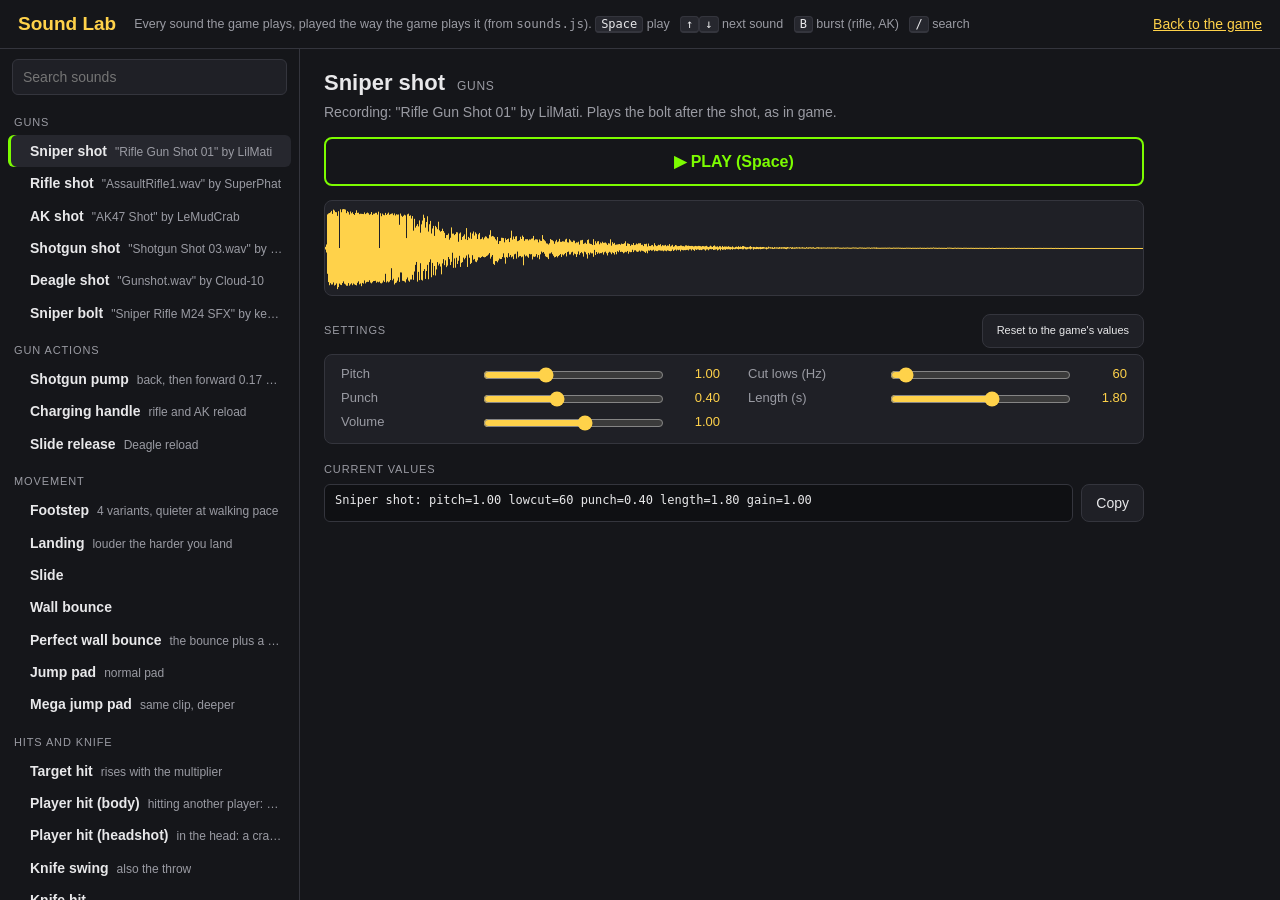
<file: tools/sound-lab.html>
<!DOCTYPE html>
<html lang="en">
<head>
<meta charset="UTF-8">
<meta name="viewport" content="width=device-width, initial-scale=1">
<title>Sound Lab</title>
<link rel="icon" href="data:image/svg+xml,%3Csvg xmlns='http://www.w3.org/2000/svg' viewBox='0 0 32 32'%3E%3Ccircle cx='16' cy='16' r='11' fill='none' stroke='%23ffd24a' stroke-width='3'/%3E%3Cpath d='M16 1v9M16 22v9M1 16h9M22 16h9' stroke='%23ffd24a' stroke-width='3'/%3E%3Ccircle cx='16' cy='16' r='2.5' fill='%23e02424'/%3E%3C/svg%3E">
<style>
  :root { --bg: #15161a; --panel: #1f2026; --panel2: #26272e; --line: #34353d; --text: #e8e8ea; --dim: #9a9ba3; --accent: #ffd24a; --go: #7CFC00; }
  * { box-sizing: border-box; }
  html, body { height: 100%; }
  body { margin: 0; background: var(--bg); color: var(--text); font: 14px/1.45 'Segoe UI', Arial, sans-serif; overflow: hidden; }
  a { color: var(--accent); }
  kbd { background: var(--panel2); border: 1px solid var(--line); border-bottom-width: 2px; border-radius: 4px; padding: 0 5px; font: 12px Consolas, monospace; color: var(--text); }

  /* the whole page fits the window: a header, then the list and the sound side by side, each scrolling on its own */
  .app { height: 100%; display: grid; grid-template-rows: auto 1fr; }
  header { display: flex; align-items: center; gap: 18px; padding: 10px 18px; border-bottom: 1px solid var(--line); flex-wrap: wrap; }
  header h1 { margin: 0; font-size: 19px; color: var(--accent); }
  header .help { color: var(--dim); font-size: 12.5px; flex: 1; min-width: 240px; }
  .panes { display: grid; grid-template-columns: 300px 1fr; min-height: 0; }

  /* list */
  .list { border-right: 1px solid var(--line); display: flex; flex-direction: column; min-height: 0; }
  .search { margin: 10px 12px 6px; padding: 7px 10px; background: var(--panel); border: 1px solid var(--line); border-radius: 6px; color: var(--text); font: inherit; }
  .search:focus { outline: none; border-color: var(--accent); }
  .items { overflow-y: auto; padding: 0 8px 16px; }
  .group { color: var(--dim); font-size: 11px; letter-spacing: 0.08em; text-transform: uppercase; margin: 14px 6px 4px; display: flex; justify-content: space-between; align-items: center; }
  .group button { background: none; border: 0; color: var(--accent); font: 11px 'Segoe UI', Arial, sans-serif; cursor: pointer; padding: 0; text-transform: none; letter-spacing: 0; }
  .item { display: flex; width: 100%; align-items: baseline; gap: 8px; text-align: left; background: none; border: 0; border-radius: 6px; padding: 6px 8px; color: var(--text); font: inherit; cursor: pointer; }
  .item:hover { background: var(--panel); }
  .item.active { background: var(--panel2); box-shadow: inset 3px 0 0 var(--go); }
  .item b { font-weight: 600; white-space: nowrap; }
  .item span { color: var(--dim); font-size: 12px; overflow: hidden; text-overflow: ellipsis; white-space: nowrap; }
  .item .dot { width: 6px; height: 6px; border-radius: 50%; background: var(--accent); flex: none; align-self: center; visibility: hidden; }
  .item.tweaked .dot { visibility: visible; }

  /* the selected sound */
  .detail { overflow-y: auto; padding: 18px 24px 28px; min-height: 0; }
  .detail-inner { max-width: 820px; }
  .title { display: flex; align-items: baseline; gap: 12px; flex-wrap: wrap; }
  .title h2 { margin: 0; font-size: 22px; }
  .title .kind { color: var(--dim); font-size: 12px; text-transform: uppercase; letter-spacing: 0.06em; }
  .desc { color: var(--dim); margin: 4px 0 14px; }
  .play-row { display: flex; gap: 10px; flex-wrap: wrap; }
  .play { flex: 1; min-width: 200px; padding: 13px; font: bold 16px 'Segoe UI', Arial, sans-serif; background: var(--bg); color: var(--go); border: 2px solid var(--go); border-radius: 8px; cursor: pointer; }
  .play:hover { background: rgba(124,252,0,0.08); }
  .btn { padding: 8px 14px; background: var(--panel); color: var(--text); border: 1px solid var(--line); border-radius: 8px; font: inherit; cursor: pointer; }
  .btn:hover { border-color: var(--accent); }
  .btn[hidden] { display: none; }
  .wave { position: relative; margin: 14px 0 6px; height: 96px; background: var(--panel); border: 1px solid var(--line); border-radius: 8px; overflow: hidden; }
  .wave canvas { width: 100%; height: 100%; display: block; }
  .wave .note { position: absolute; inset: 0; display: flex; align-items: center; justify-content: center; color: var(--dim); font-size: 12.5px; }
  .section { color: var(--dim); font-size: 11px; letter-spacing: 0.08em; text-transform: uppercase; margin: 18px 0 6px; display: flex; justify-content: space-between; align-items: center; }
  .knobs { display: grid; grid-template-columns: repeat(auto-fill, minmax(340px, 1fr)); gap: 4px 28px; background: var(--panel); border: 1px solid var(--line); border-radius: 8px; padding: 10px 16px; }
  .row { display: grid; grid-template-columns: 130px 1fr 48px; gap: 10px; align-items: center; }
  .row label { color: var(--dim); font-size: 13px; }
  .row output { text-align: right; color: var(--accent); font-variant-numeric: tabular-nums; font-size: 13px; }
  .row.changed label { color: var(--text); }
  input[type=range] { width: 100%; accent-color: var(--accent); }
  .out { display: flex; gap: 8px; align-items: stretch; }
  .out code { flex: 1; background: #0f1013; border: 1px solid var(--line); border-radius: 6px; padding: 8px 10px; font: 12px Consolas, monospace; overflow-x: auto; white-space: nowrap; }

  /* narrow windows and phones: the list on top (its own scroll), the sound below */
  @media (max-width: 760px) {
    body { overflow: auto; }
    .app { height: auto; min-height: 100%; }
    .panes { grid-template-columns: 1fr; }
    .list { border-right: 0; border-bottom: 1px solid var(--line); }
    .items { max-height: 38vh; }
    .detail { padding: 16px; }
    .row { grid-template-columns: 110px 1fr 44px; }
    .knobs { grid-template-columns: 1fr; }
  }
</style>
</head>
<body>
<div class="app">
  <header>
    <h1>Sound Lab</h1>
    <div class="help">Every sound the game plays, played the way the game plays it (from <code>sounds.js</code>).
      <kbd>Space</kbd> play &nbsp; <kbd>↑</kbd><kbd>↓</kbd> next sound &nbsp; <kbd>B</kbd> burst (rifle, AK) &nbsp; <kbd>/</kbd> search</div>
    <a href="../index.html">Back to the game</a>
  </header>
  <div class="panes">
    <nav class="list" aria-label="Sounds">
      <input class="search" id="search" type="search" placeholder="Search sounds" autocomplete="off">
      <div class="items" id="items"></div>
    </nav>
    <section class="detail" aria-live="polite">
      <div class="detail-inner">
        <div class="title"><h2 id="d-name"></h2><span class="kind" id="d-kind"></span></div>
        <p class="desc" id="d-desc"></p>
        <div class="play-row">
          <button class="play" id="play">▶ PLAY (Space)</button>
          <button class="btn" id="burst" hidden>Burst (B)</button>
        </div>
        <div class="wave" id="wave"><canvas id="wave-canvas"></canvas><div class="note" id="wave-note"></div></div>
        <div class="section"><span>Settings</span><button class="btn" id="reset">Reset to the game's values</button></div>
        <div class="knobs" id="knobs"></div>
        <div class="section"><span>Current values</span></div>
        <div class="out"><code id="out"></code><button class="btn" id="copy">Copy</button></div>
      </div>
    </section>
  </div>
</div>

<script src="../sounds.js"></script>
<script>
(function () {
  // ---------------- what the game plays (mirrors game.js; keep in step when changing a sound there) ----------------
  // guns: which recording, and how playShotSound processes it
  const GUNS = [
    { id: "sniper", name: "Sniper shot", by: "\"Rifle Gun Shot 01\" by LilMati", rec: "rifleShot", lowcut: 60, length: 1.8, gain: 1, bolt: true },
    { id: "rifle", name: "Rifle shot", by: "\"AssaultRifle1.wav\" by SuperPhat", rec: "arShot", lowcut: 80, length: 0.6, gain: 0.8, burst: true },
    { id: "ak", name: "AK shot", by: "\"AK47 Shot\" by LeMudCrab", rec: "akShot", lowcut: 80, length: 0.6, gain: 0.85, burst: true },
    { id: "shotgun", name: "Shotgun shot", by: "\"Shotgun Shot 03.wav\" by LilMati", clip: "shotgunShot", lowcut: 45, length: 1.4, gain: 1.05, pump: true },
    { id: "deagle", name: "Deagle shot", by: "\"Gunshot.wav\" by Cloud-10", rec: "pistolShot", lowcut: 60, length: 1.8, gain: 0.9 },
    { id: "bolt", name: "Sniper bolt", by: "\"Sniper Rifle M24 SFX\" by kennysvoice", boltClip: true },
  ];
  // gun actions: clacks cut from the bolt recording (ACTION_CLACKS / playActionClack in game.js):
  // [label, note, rate, [which, delay], ...]
  const ACTIONS = [
    ["Shotgun pump", "back, then forward 0.17 s later", 1.2, ["back", 0], ["forward", 0.17]],
    ["Charging handle", "rifle and AK reload", 1.5, ["back", 0], ["forward", 0.12]],
    ["Slide release", "Deagle reload", 1.6, ["forward", 0]],
  ];
  const ACTION_CLACKS = { back: [0.70, 0.15], forward: [1.16, 0.16] };
  // clips: [group, name in TSB_SOUNDS.sfx, label, volume, pitch, reverb, note] as the game plays them
  const CLIPS = [
    ["Movement", "step", "Footstep", 0.15, 1, 0.05, "4 variants, quieter at walking pace"],
    ["Movement", "land", "Landing", 0.25, 1, 0.08, "louder the harder you land"],
    ["Movement", "slide", "Slide", 0.35, 1, 0.1, ""],
    ["Movement", "wallBounce", "Wall bounce", 0.6, 1, 0.1, ""],
    ["Movement", "wallBounce", "Perfect wall bounce", 0.6, 1, 0.1, "the bounce plus a generated ping", "perfect"],
    ["Movement", "jumpPad", "Jump pad", 0.7, 1.05, 0.25, "normal pad"],
    ["Movement", "jumpPad", "Mega jump pad", 0.7, 0.8, 0.25, "same clip, deeper"],
    ["Hits and knife", "targetDing", "Target hit", 0.55, 0.92, 0.2, "rises with the multiplier"],
    ["Hits and knife", "land", "Player hit (body)", 0.6, 1.3, 0.06, "hitting another player: one soft thump"],
    ["Hits and knife", "knifeStick", "Player hit (headshot)", 1, 1.15, 0.12, "in the head: a crack, then a heavy thud 55 ms behind it", "player-head"],
    ["Hits and knife", "knifeSwing", "Knife swing", 0.6, 1.15, 0.1, "also the throw"],
    ["Hits and knife", "knifeHit", "Knife hit", 0.6, 1, 0.2, ""],
    ["Hits and knife", "knifeStick", "Knife sticks", 0.6, 1, 0.15, "quieter the further away it lands"],
    ["Reloads and brass", "magOut", "Magazine out", 0.55, 1, 0.1, ""],
    ["Reloads and brass", "magIn", "Magazine in", 0.55, 1, 0.1, ""],
    ["Reloads and brass", "shellInsert", "Shell insert", 0.55, 1, 0.1, "shotgun"],
    ["Reloads and brass", "magLand", "Magazine lands", 0.5, 1, 0.15, "the dropped mag"],
    ["Reloads and brass", "casing", "Casing", 0.35, 1.05, 0.15, "each bounce"],
    ["Reloads and brass", "dryFire", "Dry fire", 0.6, 1, 0.1, "empty gun"],
    ["Handling", "draw", "Weapon switch", 0.5, 1, 0.1, ""],
    ["Handling", "inspect", "Inspect", 0.45, 1, 0.1, ""],
    ["Handling", "scope", "Scope in", 0.45, 1, 0.1, ""],
    ["Handling", "scope", "Scope out", 0.45, 0.82, 0.1, "same clip, lower"],
  ];

  const P = (pitch, crack, bright, mid, body, boom, slap, tail, tailLen, wet, drive, comp, swell) =>
    ({ pitch, crack, bright, mid, body, boom, slap, tail, tailLen, wet, drive, comp, swell });
  const SYNTH = [
    { id: "1",  key: "1", name: "1. Arena",        desc: "Lab 1 #10, the closest synth.",           v: P(1.20, 1.0, 0.9, 0.9, 0.8, 0.8, 0.4, 0.6, 1.8, 0.25, 0.6, 0.8, 22) },
    { id: "2",  key: "2", name: "2. Less hiss",    desc: "Bright edge and snap pulled back.",       v: P(1.20, 0.7, 0.3, 0.9, 0.8, 0.8, 0.4, 0.6, 1.8, 0.25, 0.6, 0.8, 22) },
    { id: "3",  key: "3", name: "3. No hiss",      desc: "Bright edge off, more bark.",             v: P(1.20, 0.5, 0.0, 1.1, 0.9, 0.8, 0.4, 0.6, 1.8, 0.25, 0.6, 0.8, 22) },
    { id: "4",  key: "4", name: "4. Bigger room",  desc: "More reverb and a longer roll.",          v: P(1.20, 0.8, 0.5, 0.9, 0.8, 0.8, 0.4, 0.8, 2.0, 0.40, 0.6, 0.8, 22) },
    { id: "5",  key: "5", name: "5. Higher",       desc: "Pitched up, less hiss.",                  v: P(1.35, 0.8, 0.5, 0.9, 0.8, 0.8, 0.4, 0.6, 1.8, 0.25, 0.6, 0.8, 22) },
    { id: "6",  key: "6", name: "6. Lower",        desc: "Pitched down, more boom.",                v: P(1.05, 0.8, 0.5, 0.9, 0.8, 1.1, 0.4, 0.6, 1.8, 0.25, 0.6, 0.8, 22) },
    { id: "7",  key: "7", name: "7. Punchy",       desc: "Aimed at a game-style AWP.",              v: P(1.15, 1.0, 0.9, 1.0, 0.8, 0.8, 0.35, 0.35, 1.1, 0.08, 0.6, 0.8, 18) },
    { id: "8",  key: "8", name: "8. Punchier",     desc: "More squash and grit, quicker swell.",    v: P(1.20, 0.8, 0.5, 1.0, 0.8, 0.8, 0.4, 0.6, 1.8, 0.25, 0.8, 1.0, 12) },
    { id: "9",  key: "9", name: "9. Slower swell", desc: "Body rolls in later after the snap.",     v: P(1.20, 0.8, 0.5, 0.9, 0.8, 0.8, 0.4, 0.6, 1.8, 0.25, 0.6, 0.8, 40) },
    { id: "10", key: "0", name: "10. Dark & big",  desc: "Least hiss, most weight and space.",      v: P(1.15, 0.6, 0.2, 0.7, 1.0, 1.2, 0.4, 0.8, 2.0, 0.35, 0.6, 0.8, 22) },
  ];

  // ---------------- state ----------------
  const ITEMS = [];   // everything selectable, in list order
  for (const g of GUNS) ITEMS.push(Object.assign({ key: "gun:" + g.id, kind: "gun", group: "Guns" }, g));
  ACTIONS.forEach(([name, note, rate, ...steps], i) => ITEMS.push({ key: "act:" + i, kind: "action", group: "Gun actions", name, note, rate, steps }));
  CLIPS.forEach(([group, clip, name, vol, rate, wet, note, extra], i) => ITEMS.push({ key: "clip:" + i, kind: "clip", group, clip, name, vol, rate, wet, note, extra }));
  for (const s of SYNTH) ITEMS.push(Object.assign({ key: "synth:" + s.id, kind: "synth", group: "Old synth tries" }, s));
  let current = ITEMS[0];
  const tweak = {};   // per item: knob values

  const GUN_KNOBS = [["pitch", "Pitch", 0.7, 1.6, 0.01], ["lowcut", "Cut lows (Hz)", 20, 800, 5], ["punch", "Punch", 0, 1, 0.01],
    ["length", "Length (s)", 0.2, 3, 0.05], ["gain", "Volume", 0.2, 1.6, 0.01]];
  const CLIP_KNOBS = [["vol", "Volume", 0, 1.5, 0.01], ["rate", "Pitch", 0.5, 1.8, 0.01], ["wet", "Room reverb", 0, 0.6, 0.01]];
  const SYNTH_KNOBS = [["pitch", "Pitch", 0.7, 1.6, 0.01], ["crack", "Snap", 0, 1.5, 0.01], ["bright", "Bright edge", 0, 1.5, 0.01],
    ["mid", "Mid bark", 0, 1.5, 0.01], ["body", "Body", 0, 1.5, 0.01], ["boom", "Low boom", 0, 1.5, 0.01], ["slap", "Slapback", 0, 1, 0.01],
    ["tail", "Tail", 0, 1, 0.01], ["tailLen", "Tail length (s)", 0.3, 2, 0.05], ["wet", "Room reverb", 0, 0.6, 0.01],
    ["drive", "Grit", 0, 1, 0.01], ["comp", "Compression", 0, 1, 0.01], ["swell", "Swell (ms)", 0, 60, 1]];
  const ACTION_KNOBS = [["rate", "Speed", 0.8, 2, 0.01], ["vol", "Volume", 0, 1.5, 0.01]];
  function knobsFor(it) {
    if (it.kind === "gun") return it.boltClip ? [["pitch", "Speed", 0.8, 1.6, 0.01]] : GUN_KNOBS;
    return it.kind === "clip" ? CLIP_KNOBS : it.kind === "action" ? ACTION_KNOBS : SYNTH_KNOBS;
  }
  function defaults(it) {
    if (it.kind === "gun") return it.boltClip ? { pitch: 1.25 } : { pitch: 1, lowcut: it.lowcut, punch: 0.4, length: it.length, gain: it.gain };
    if (it.kind === "clip") return { vol: it.vol, rate: it.rate, wet: it.wet };
    if (it.kind === "action") return { rate: it.rate, vol: 0.85 };
    return Object.assign({}, it.v);
  }
  function values(it) { return tweak[it.key] || (tweak[it.key] = defaults(it)); }
  function isTweaked(it) { const d = defaults(it), v = values(it); return Object.keys(d).some((k) => Math.abs(d[k] - v[k]) > 1e-9); }

  // ---------------- list ----------------
  const fmt = (v) => (Number.isInteger(v) && Math.abs(v) >= 10 ? v.toFixed(0) : v.toFixed(2));
  const itemsEl = document.getElementById("items"), searchEl = document.getElementById("search");
  const buttons = new Map();
  let synthOpen = false;
  function buildList() {
    itemsEl.textContent = "";
    buttons.clear();
    const q = searchEl.value.trim().toLowerCase();
    let group = null;
    for (const it of ITEMS) {
      const note = it.kind === "gun" ? it.by : it.kind === "synth" ? it.desc : it.note;
      if (q && !(it.name + " " + note).toLowerCase().includes(q)) continue;
      if (it.group !== group) {
        group = it.group;
        const h = document.createElement("div");
        h.className = "group";
        h.textContent = group;
        if (group === "Old synth tries" && !q) {
          const t = document.createElement("button");
          t.textContent = synthOpen ? "hide" : "show";
          t.addEventListener("click", () => { synthOpen = !synthOpen; buildList(); });
          h.appendChild(t);
        }
        itemsEl.appendChild(h);
      }
      if (it.kind === "synth" && !synthOpen && !q) continue;
      const b = document.createElement("button");
      b.className = "item" + (it === current ? " active" : "") + (isTweaked(it) ? " tweaked" : "");
      b.innerHTML = '<i class="dot" title="changed from the game"></i><b></b><span></span>';
      b.querySelector("b").textContent = it.name;
      b.querySelector("span").textContent = note || "";
      b.addEventListener("click", () => { select(it); play(); });
      itemsEl.appendChild(b);
      buttons.set(it.key, b);
    }
  }
  searchEl.addEventListener("input", buildList);
  function visibleItems() { return ITEMS.filter((it) => buttons.has(it.key)); }

  // ---------------- the selected sound ----------------
  const knobsEl = document.getElementById("knobs");
  function select(it) {
    current = it;
    for (const [key, b] of buttons) b.classList.toggle("active", key === it.key);
    const b = buttons.get(it.key);
    if (b) b.scrollIntoView({ block: "nearest" });
    document.getElementById("d-name").textContent = it.name;
    document.getElementById("d-kind").textContent = it.group;
    document.getElementById("d-desc").textContent =
      it.kind === "gun" ? "Recording: " + it.by + "." + (it.bolt ? " Plays the bolt after the shot, as in game." : "") + (it.pump ? " Plays the pump after the shot, as in game." : "")
      : it.kind === "clip" ? "Clip \"" + it.clip + "\" in sounds.js" + (it.note ? ", " + it.note : "") + ". CC0 recording, credited in sounds.js."
      : it.kind === "action" ? "Clacks cut from the sniper's bolt recording, sped up (" + it.note + ")."
      : it.desc + " Generated live, not a recording (the sniper shot used before the recordings).";
    document.getElementById("burst").hidden = !it.burst;
    document.getElementById("reset").textContent = it.kind === "synth" ? "Reset to the preset" : "Reset to the game's values";
    knobsEl.textContent = "";
    const v = values(it), d = defaults(it);
    for (const [k, label, min, max, step] of knobsFor(it)) {
      const row = document.createElement("div");
      row.className = "row" + (Math.abs(v[k] - d[k]) > 1e-9 ? " changed" : "");
      row.innerHTML = "<label></label><input type=range><output></output>";
      const id = "k-" + k;
      row.querySelector("label").textContent = label;
      row.querySelector("label").htmlFor = id;
      const inp = row.querySelector("input"), out = row.querySelector("output");
      inp.id = id; inp.min = min; inp.max = max; inp.step = step; inp.value = v[k]; out.textContent = fmt(v[k]);
      inp.addEventListener("input", () => {
        v[k] = parseFloat(inp.value); out.textContent = fmt(v[k]);
        row.classList.toggle("changed", Math.abs(v[k] - d[k]) > 1e-9);
        markTweaked(); writeOut(); drawWave();
      });
      let pointer = false, kbTimer = 0;
      inp.addEventListener("pointerdown", () => { pointer = true; });
      inp.addEventListener("pointerup", () => setTimeout(() => { pointer = false; }, 0));
      inp.addEventListener("change", () => {
        if (pointer) { inp.blur(); play(); }                                  // let go of a slider: hear it
        else { clearTimeout(kbTimer); kbTimer = setTimeout(play, 250); }      // arrow keys: hear it once you stop
      });
      knobsEl.appendChild(row);
    }
    writeOut();
    drawWave();
  }
  function markTweaked() { const b = buttons.get(current.key); if (b) b.classList.toggle("tweaked", isTweaked(current)); }
  function writeOut() {
    document.getElementById("out").textContent = current.name + ": " + Object.entries(values(current)).map(([k, x]) => k + "=" + fmt(x)).join("  ");
  }
  document.getElementById("reset").addEventListener("click", (e) => { e.currentTarget.blur(); tweak[current.key] = defaults(current); markTweaked(); select(current); });
  document.getElementById("copy").addEventListener("click", (e) => {
    const btn = e.currentTarget, text = document.getElementById("out").textContent;
    btn.blur();
    const done = () => { btn.textContent = "Copied"; setTimeout(() => { btn.textContent = "Copy"; }, 1200); };
    if (navigator.clipboard) navigator.clipboard.writeText(text).then(done, () => {});
  });

  function gunBuf(it) { return it.clip ? clipBufs[it.clip] : bufs[it.rec]; }
  // seconds of the recording a gun shot plays: its Length at its pitch, but never past the end
  function gunSpan(it) { const v = values(it), b = gunBuf(it); return b ? Math.min(v.length * v.pitch, b.duration) : v.length * v.pitch; }

  // ---------------- waveform with a playhead ----------------
  const canvas = document.getElementById("wave-canvas"), noteEl = document.getElementById("wave-note");
  let playhead = null;   // { start (ctx time), dur }
  function waveSource(it) {
    if (it.kind === "synth" || !ready) return null;
    if (it.kind === "clip") return { buf: clipBufs[it.clip === "step" ? "step1" : it.clip], from: 0, to: null, rate: values(it).rate };
    if (it.boltClip) return { buf: bufs.boltCycle, from: 0.42, to: 1.47, rate: values(it).pitch };
    if (it.kind === "action") { const [at, len] = ACTION_CLACKS[it.steps[0][0]]; return { buf: bufs.boltCycle, from: at, to: at + len, rate: values(it).rate }; }
    const v = values(it);
    return { buf: gunBuf(it), from: 0, to: gunSpan(it), rate: v.pitch };
  }
  function drawWave() {
    const dpr = window.devicePixelRatio || 1, w = canvas.clientWidth, h = canvas.clientHeight;
    canvas.width = Math.round(w * dpr); canvas.height = Math.round(h * dpr);
    const g = canvas.getContext("2d");
    g.setTransform(dpr, 0, 0, dpr, 0, 0);
    g.clearRect(0, 0, w, h);
    const src = waveSource(current);
    if (!src || !src.buf) {
      noteEl.textContent = current.kind === "synth" ? "Generated live, so there's no recording to show." : (decodedOnce ? "" : "Loading sounds…");
      return;
    }
    noteEl.textContent = "";
    const d = src.buf.getChannelData(0), sr = src.buf.sampleRate;
    const i0 = Math.floor(src.from * sr), i1 = Math.min(d.length, src.to ? Math.floor(src.to * sr) : d.length);
    const per = (i1 - i0) / w;
    g.fillStyle = "#ffd24a";
    for (let x = 0; x < w; x++) {
      let lo = 0, hi = 0;
      const a = i0 + Math.floor(x * per), e = Math.max(a + 1, Math.min(i1, i0 + Math.floor((x + 1) * per)));
      for (let i = a; i < e; i++) { const s = d[i]; if (s < lo) lo = s; if (s > hi) hi = s; }
      g.fillRect(x, h / 2 - hi * h * 0.46, 1, Math.max(1, (hi - lo) * h * 0.46));
    }
    if (playhead && ctx) {
      const t = (ctx.currentTime - playhead.start) / playhead.dur;
      if (t >= 0 && t <= 1) { g.fillStyle = "#7CFC00"; g.fillRect(Math.round(t * w), 0, 2, h); }
    }
  }
  let animating = false;
  function animate() {
    drawWave();
    if (playhead && ctx && ctx.currentTime - playhead.start <= playhead.dur) requestAnimationFrame(animate);
    else { playhead = null; animating = false; drawWave(); }
  }
  function startAnim() { if (!animating) { animating = true; requestAnimationFrame(animate); } }
  window.addEventListener("resize", drawWave);

  // ---------------- audio: the game's master chain ----------------
  let ctx = null, master = null, convolver = null, ready = null, decodedOnce = false;
  const bufs = {}, clipBufs = {};
  const rnd = (a, b) => a + Math.random() * (b - a);
  function makeImpulseResponse(duration, decay) {
    const rate = ctx.sampleRate, len = Math.floor(rate * duration), imp = ctx.createBuffer(2, len, rate);
    for (let c = 0; c < 2; c++) {
      const d = imp.getChannelData(c);
      for (let i = 0; i < len; i++) { const t = i / len, early = (i < rate * 0.06 && Math.random() < 0.02) ? 2.5 : 1; d[i] = (Math.random() * 2 - 1) * Math.pow(1 - t, decay) * early; }
    }
    return imp;
  }
  function makeSaturationCurve(amount) {
    const n = 1024, curve = new Float32Array(n);
    for (let i = 0; i < n; i++) { const x = (i * 2) / n - 1; curve[i] = Math.tanh(x * amount) / Math.tanh(amount); }
    return curve;
  }
  function decodeB64(b64) {
    if (!b64) return Promise.resolve(null);
    const bin = atob(b64), bytes = new Uint8Array(bin.length);
    for (let i = 0; i < bin.length; i++) bytes[i] = bin.charCodeAt(i);
    return ctx.decodeAudioData(bytes.buffer).catch(() => null);
  }
  // same as trimToFirstShot / trimLeadingSilence in game.js
  function trimToFirstShot(buf) {
    const sr = buf.sampleRate, ch = buf.numberOfChannels, mono = new Float32Array(buf.length);
    for (let c = 0; c < ch; c++) { const d = buf.getChannelData(c); for (let i = 0; i < d.length; i++) mono[i] += d[i] / ch; }
    let peak = 0; for (let i = 0; i < mono.length; i++) peak = Math.max(peak, Math.abs(mono[i]));
    let start = 0;
    for (let i = 0; i < mono.length; i++) if (Math.abs(mono[i]) > peak * 0.3) { start = Math.max(0, i - Math.floor(sr * 0.004)); break; }
    const win = Math.floor(sr * 0.005);
    let end = Math.min(mono.length, start + sr * 3.2), level = 0;
    for (let i = start + Math.floor(sr * 0.35); i + win < end; i += win) {
      let e = 0; for (let j = i; j < i + win; j++) e = Math.max(e, Math.abs(mono[j]));
      if (level > 0 && e > peak * 0.45 && e > level * 4) { end = i - Math.floor(sr * 0.01); break; }
      level = level ? level * 0.7 + e * 0.3 : e;
    }
    const len = Math.max(1, Math.floor(end - start)), out = ctx.createBuffer(2, len, sr);
    let pk = 0;
    for (let c = 0; c < 2; c++) { const src = buf.getChannelData(Math.min(c, ch - 1)), d = out.getChannelData(c); for (let i = 0; i < len; i++) { d[i] = src[start + i]; pk = Math.max(pk, Math.abs(d[i])); } }
    for (let c = 0; c < 2; c++) { const d = out.getChannelData(c); for (let i = 0; i < len; i++) d[i] *= 0.95 / (pk || 1); }
    return out;
  }
  function trimLeadingSilence(buf) {
    const d = buf.getChannelData(0);
    let i = 0; while (i < d.length && Math.abs(d[i]) < 0.004) i++;
    i = Math.max(0, i - Math.floor(buf.sampleRate * 0.001));
    if (i < 8) return buf;
    const out = ctx.createBuffer(buf.numberOfChannels, buf.length - i, buf.sampleRate);
    for (let c = 0; c < buf.numberOfChannels; c++) out.getChannelData(c).set(buf.getChannelData(c).subarray(i));
    return out;
  }
  let variants = [];
  function init() {
    if (ctx) { if (ctx.state === "suspended") ctx.resume(); return ready; }
    ctx = new (window.AudioContext || window.webkitAudioContext)();
    master = ctx.createGain(); master.gain.value = 0.55; master.connect(ctx.destination);
    convolver = ctx.createConvolver(); convolver.buffer = makeImpulseResponse(1.9, 2.6);
    const wetGain = ctx.createGain(); wetGain.gain.value = 0.42;
    convolver.connect(wetGain).connect(master);
    for (let v = 0; v < 4; v++) variants.push(makeLayers());
    const S = window.TSB_SOUNDS || {};
    const jobs = [];
    for (const k of ["rifleShot", "arShot", "akShot", "pistolShot"]) jobs.push(decodeB64(S[k]).then((b) => { if (b) bufs[k] = trimToFirstShot(b); }));
    jobs.push(decodeB64(S.boltCycle).then((b) => { bufs.boltCycle = b; }));
    for (const [k, b64] of Object.entries(S.sfx || {})) jobs.push(decodeB64(b64).then((b) => { if (b) clipBufs[k] = trimLeadingSilence(b); }));
    ready = Promise.all(jobs).then(() => { decodedOnce = true; drawWave(); });
    return ready;
  }

  function playGun(it, v, now) {
    const buf = it.clip ? clipBufs[it.clip] : bufs[it.rec];
    if (!buf) return;
    const src = ctx.createBufferSource(); src.buffer = buf; src.playbackRate.value = v.pitch * rnd(0.98, 1.02);
    const hp = ctx.createBiquadFilter(); hp.type = "highpass"; hp.frequency.value = v.lowcut; hp.Q.value = 0.7;
    let node = src.connect(hp);
    if (v.punch > 0.01) {
      const c = ctx.createDynamicsCompressor();
      c.threshold.value = -6 - v.punch * 24; c.ratio.value = 2 + v.punch * 10; c.knee.value = 6; c.attack.value = 0.004; c.release.value = 0.15;
      node = node.connect(c);
    }
    const makeup = ctx.createGain(); makeup.gain.value = (1 + v.punch * 1.4) * v.gain;   // Punch 0.4 = the game's 1.56
    node = node.connect(makeup);
    const env = ctx.createGain();
    env.gain.setValueAtTime(1, now); env.gain.setValueAtTime(1, now + v.length * 0.5); env.gain.linearRampToValueAtTime(0, now + v.length);
    node.connect(env).connect(master);
    src.start(now); src.stop(now + v.length + 0.05);
  }
  function playBoltClip(now, rate, at, len, gain) {
    if (!bufs.boltCycle) return;
    const src = ctx.createBufferSource(); src.buffer = bufs.boltCycle; src.playbackRate.value = rate;
    const g = ctx.createGain(); g.gain.value = gain || 0.9;
    src.connect(g).connect(master);
    const send = ctx.createGain(); send.gain.value = 0.08; g.connect(send).connect(convolver);
    src.start(now, at, len);
  }
  // one gun action: each clack at its delay, at this item's speed; returns how long it lasts
  function playAction(it, now) {
    const v = values(it);
    let end = 0;
    for (const [which, delay] of it.steps) {
      const [at, len] = ACTION_CLACKS[which];
      playBoltClip(now + delay, v.rate * rnd(0.97, 1.03), at, len, v.vol);
      end = Math.max(end, delay + len / v.rate);
    }
    return end;
  }
  // the perfect-wall-bounce ping, generated like tone() and noiseHit() in game.js
  let noiseBuf = null;
  function routeOut(node, wet) {
    node.connect(master);
    if (wet > 0) { const sg = ctx.createGain(); sg.gain.value = wet; node.connect(sg).connect(convolver); }
  }
  function playPerfectCue(now, level) {
    if (!noiseBuf) {   // slightly correlated noise, as the game makes it
      const n = Math.floor(ctx.sampleRate), d = (noiseBuf = ctx.createBuffer(1, n, ctx.sampleRate)).getChannelData(0);
      let last = 0;
      for (let i = 0; i < n; i++) { const w = Math.random() * 2 - 1; last = 0.82 * last + 0.18 * w; d[i] = w * 0.75 + last * 0.6; }
    }
    const j = rnd(0.97, 1.03), o = ctx.createOscillator(), g = ctx.createGain();
    o.type = "triangle";
    o.frequency.setValueAtTime(500 * j, now); o.frequency.exponentialRampToValueAtTime(1150 * j, now + 0.16);
    g.gain.setValueAtTime(0.0001, now); g.gain.linearRampToValueAtTime(0.18 * level, now + 0.003); g.gain.exponentialRampToValueAtTime(0.001, now + 0.16);
    o.connect(g); routeOut(g, 0.4); o.start(now); o.stop(now + 0.18);
    const src = ctx.createBufferSource(); src.buffer = noiseBuf; src.loop = true; src.playbackRate.value = rnd(0.85, 1.18);
    const f = ctx.createBiquadFilter(); f.type = "bandpass"; f.frequency.value = 1300 * rnd(0.94, 1.06); f.Q.value = 1.5;
    const g2 = ctx.createGain();
    g2.gain.setValueAtTime(0.0001, now); g2.gain.linearRampToValueAtTime(0.16 * level, now + 0.002); g2.gain.exponentialRampToValueAtTime(0.001, now + 0.11);
    src.connect(f).connect(g2); routeOut(g2, 0.4); src.start(now); src.stop(now + 0.13);
  }
  function playClip(it, v, now) {
    if (it.extra === "perfect") playPerfectCue(now, v.vol / 0.6);
    if (it.extra === "player-head" && clipBufs.land) {   // the thud behind the crack
      const s2 = ctx.createBufferSource(); s2.buffer = clipBufs.land; s2.playbackRate.value = 0.8 * rnd(0.97, 1.03);
      const g2 = ctx.createGain(); g2.gain.value = 0.85 * v.vol; s2.connect(g2).connect(master); s2.start(now + 0.055);
    }
    const name = it.clip === "step" ? "step" + (1 + Math.floor(Math.random() * 4)) : it.clip;
    const buf = clipBufs[name];
    if (!buf) return;
    const src = ctx.createBufferSource(); src.buffer = buf; src.playbackRate.value = v.rate * rnd(0.97, 1.03);
    const g = ctx.createGain(); g.gain.value = v.vol;
    src.connect(g).connect(master);
    if (v.wet > 0) { const send = ctx.createGain(); send.gain.value = v.wet; g.connect(send).connect(convolver); }
    src.start(now);
  }

  // ---------------- synth (Lab 1 engine) ----------------
  function makeLayers() {
    const sr = ctx.sampleRate, white = () => Math.random() * 2 - 1, k = (fc) => 1 - Math.exp(-2 * Math.PI * fc / sr);
    function mono(seconds, fill) {
      const len = Math.floor(sr * seconds), buf = ctx.createBuffer(1, len, sr), d = buf.getChannelData(0);
      fill(d, len);
      let peak = 0; for (let i = 0; i < len; i++) peak = Math.max(peak, Math.abs(d[i]));
      if (peak > 0) for (let i = 0; i < len; i++) d[i] /= peak;
      return buf;
    }
    // snap: a high-passed N-wave, two needle-sharp clicks about 1 ms apart
    const crack = mono(0.012, (d, len) => {
      const T = Math.round(sr * rnd(0.0009, 0.0013)), kh = k(2500), kh2 = k(1200); let l1 = 0, l2 = 0;
      for (let i = 0; i < len; i++) {
        const x = (i < T ? 1 - 2 * i / T : 0) + white() * 0.35 * Math.exp(-i / (sr * 0.0007));
        l1 += kh * (x - l1); const h1 = x - l1; l2 += kh2 * (h1 - l2); d[i] = h1 - l2;
      }
    });
    // bright edge: broadband hiss gone in ~4 ms
    const bright = mono(0.03, (d, len) => {
      const kl = k(1800); let l = 0;
      for (let i = 0; i < len; i++) { const w = white(); l += kl * (w - l); d[i] = (w - l) * Math.exp(-i / (sr * 0.0035)); }
    });
    // mid bark: roughly 900 Hz - 3 kHz
    const mid = mono(0.12, (d, len) => {
      const ka = k(3000), kb = k(900); let a = 0, a2 = 0, b = 0;
      for (let i = 0; i < len; i++) {
        const w = white(); a += ka * (w - a); a2 += ka * (a - a2); b += kb * (a2 - b);
        d[i] = (a2 - b) * Math.min(i / (sr * 0.0004), 1) * Math.exp(-i / (sr * 0.028));
      }
    });
    // body: mid-band blast with fixed filters (a swept one sounds like a "zap")
    const body = mono(0.25, (d, len) => {
      const ka = k(2200), kb = k(250); let a = 0, b = 0;
      for (let i = 0; i < len; i++) {
        const w = white(); a += ka * (w - a); b += kb * (a - b);
        d[i] = (a - b) * Math.min(i / (sr * 0.0002), 1) * Math.exp(-i / (sr * 0.02));
      }
    });
    // boom: low noise, not a tone, so nothing slides in pitch
    const boom = mono(0.6, (d, len) => {
      const kl = k(160); let a = 0, b = 0, c = 0;
      for (let i = 0; i < len; i++) {
        const w = white(); a += kl * (w - a); b += kl * (a - b); c += kl * (b - c);
        d[i] = c * Math.min(i / (sr * 0.003), 1) * Math.exp(-i / (sr * 0.11));
      }
    });
    // tail: smooth and steady (a slow swell in loudness reads as "boing")
    const tailLen = Math.floor(sr * 2.2), tail = ctx.createBuffer(2, tailLen, sr);
    for (let ch = 0; ch < 2; ch++) {
      const d = tail.getChannelData(ch), ka = k(550), kb = k(200);
      let a1 = 0, a2 = 0, b1 = 0, b2 = 0, peak = 0;
      for (let i = 0; i < tailLen; i++) {
        const t = i / sr, w = white();
        a1 += ka * (w - a1); a2 += ka * (a1 - a2); b1 += kb * (w - b1); b2 += kb * (b1 - b2);
        const r = Math.min(Math.max((t - 0.03) / 0.15, 0), 1);
        const v = r * r * (3 - 2 * r) * (a2 * Math.exp(-t / 0.25) + b2 * 1.8 * Math.exp(-t / 0.55));
        d[i] = v; peak = Math.max(peak, Math.abs(v));
      }
      for (let i = 0; i < tailLen; i++) d[i] /= peak;
    }
    return { crack, bright, mid, body, boom, tail };
  }

  function playSynth(now) {
    const st = values(current), v = variants[Math.floor(Math.random() * variants.length)];
    // one bus with headroom; grit pushes it into a soft clipper on purpose
    const bus = ctx.createGain(); bus.gain.value = 0.5 + st.drive * 0.8;
    let out = bus;
    if (st.drive > 0.01) {
      const ws = ctx.createWaveShaper(); ws.curve = makeSaturationCurve(1 + st.drive * 4); ws.oversample = "4x";
      bus.connect(ws); out = ws;
    }
    // compressor with a slow-ish attack so the snap slips through before it clamps
    if (st.comp > 0.01) {
      const c = ctx.createDynamicsCompressor();
      c.threshold.value = -8 - st.comp * 22; c.ratio.value = 3 + st.comp * 9;
      c.knee.value = 6; c.attack.value = 0.004; c.release.value = 0.12;
      const makeup = ctx.createGain(); makeup.gain.value = 1 + st.comp * 1.2;
      out.connect(c).connect(makeup); out = makeup;
    }
    out.connect(master);
    const send = ctx.createGain(); send.gain.value = st.wet; out.connect(send).connect(convolver);

    // swell: start a layer at a quarter level and ease it up over `swell` ms
    const layer = (buf, gain, delay, dest, swells) => {
      if (gain <= 0.001) return null;
      const t0 = now + (delay || 0);
      const s = ctx.createBufferSource(); s.buffer = buf; s.playbackRate.value = st.pitch;
      const g = ctx.createGain(), rise = swells ? st.swell / 1000 : 0;
      if (rise > 0.001) {
        g.gain.setValueAtTime(gain * 0.25, t0);
        g.gain.setTargetAtTime(gain * 1.6, t0, rise * 0.6);
        g.gain.setTargetAtTime(gain, t0 + rise, rise);
      } else {
        g.gain.value = gain;
      }
      s.connect(g).connect(dest || bus); s.start(t0);
      return g;
    };
    layer(v.crack, st.crack);
    layer(v.bright, st.bright);
    layer(v.mid, st.mid, 0, null, true);
    layer(v.body, st.body, 0, null, true);
    layer(v.boom, st.boom, 0, null, true);
    if (st.slap > 0.01) {   // one dull copy of the blast off a nearby wall
      const f = ctx.createBiquadFilter(); f.type = "lowpass"; f.frequency.value = 2200 * st.pitch; f.connect(bus);
      const d = rnd(0.095, 0.125);
      layer(v.mid, st.slap * 0.5, d, f);
      layer(v.body, st.slap * 0.6, d + 0.002, f);
    }
    const tg = layer(v.tail, st.tail * 0.6);
    if (tg) {
      const end = now + st.tailLen;
      tg.gain.setValueAtTime(st.tail * 0.6, now);
      tg.gain.setValueAtTime(st.tail * 0.6, Math.max(now, end - st.tailLen * 0.6));
      tg.gain.exponentialRampToValueAtTime(0.0005, end);
    }
  }

  function play(burst) {
    init().then(() => {
      if (ctx.state === "suspended") ctx.resume();
      const now = ctx.currentTime + 0.02, it = current, v = values(it);
      let dur = 0;
      if (it.kind === "clip") { playClip(it, v, now); const b = clipBufs[it.clip === "step" ? "step1" : it.clip]; dur = b ? b.duration / v.rate : 0; }
      else if (it.kind === "synth") playSynth(now);
      else if (it.kind === "action") dur = playAction(it, now);
      else if (it.boltClip) { playBoltClip(now, v.pitch, 0.42, 1.05); dur = 1.05 / v.pitch; }
      else if (burst && it.burst) { for (let i = 0; i < 10; i++) playGun(it, v, now + i * 0.1); }
      else {
        playGun(it, v, now); dur = gunSpan(it) / v.pitch;
        if (it.bolt) playBoltClip(now + 0.25, values(ITEMS.find((x) => x.boltClip)).pitch, 0.42, 1.05);   // the bolt after the shot, as in game
        if (it.pump) playAction(ITEMS.find((x) => x.kind === "action"), now + 0.14);                          // and the pump
      }
      if (dur > 0) { playhead = { start: now, dur }; startAnim(); }
    });
  }
  document.getElementById("play").addEventListener("click", (e) => { e.currentTarget.blur(); play(); });
  document.getElementById("burst").addEventListener("click", (e) => { e.currentTarget.blur(); play(true); });
  window.addEventListener("keydown", (e) => {
    if (e.ctrlKey || e.metaKey || e.altKey) return;
    const typing = e.target === searchEl;
    if (e.key === "/" && !typing) { e.preventDefault(); searchEl.focus(); return; }
    if (e.key === "Escape" && typing) { searchEl.blur(); return; }
    if (e.key === "ArrowDown" || e.key === "ArrowUp") {
      if (e.target.tagName === "INPUT" && e.target.type === "range") return;   // arrows nudge a focused slider
      e.preventDefault();
      const list = visibleItems(), i = list.indexOf(current);
      const next = list[Math.min(list.length - 1, Math.max(0, (i < 0 ? 0 : i + (e.key === "ArrowDown" ? 1 : -1))))];
      if (next) { select(next); play(); }
      return;
    }
    if (typing) return;
    if (e.repeat && (e.code === "Space" || e.key === "b" || e.key === "B")) { e.preventDefault(); return; }   // holding a key doesn't stack sounds
    if (e.code === "Space") { e.preventDefault(); play(); }
    if (e.key === "b" || e.key === "B") play(true);
  });

  buildList();
  select(ITEMS[0]);
  init();   // decode now (audio stays paused until the first play) so the waveforms can show
})();
</script>
</body>
</html>
</file>
